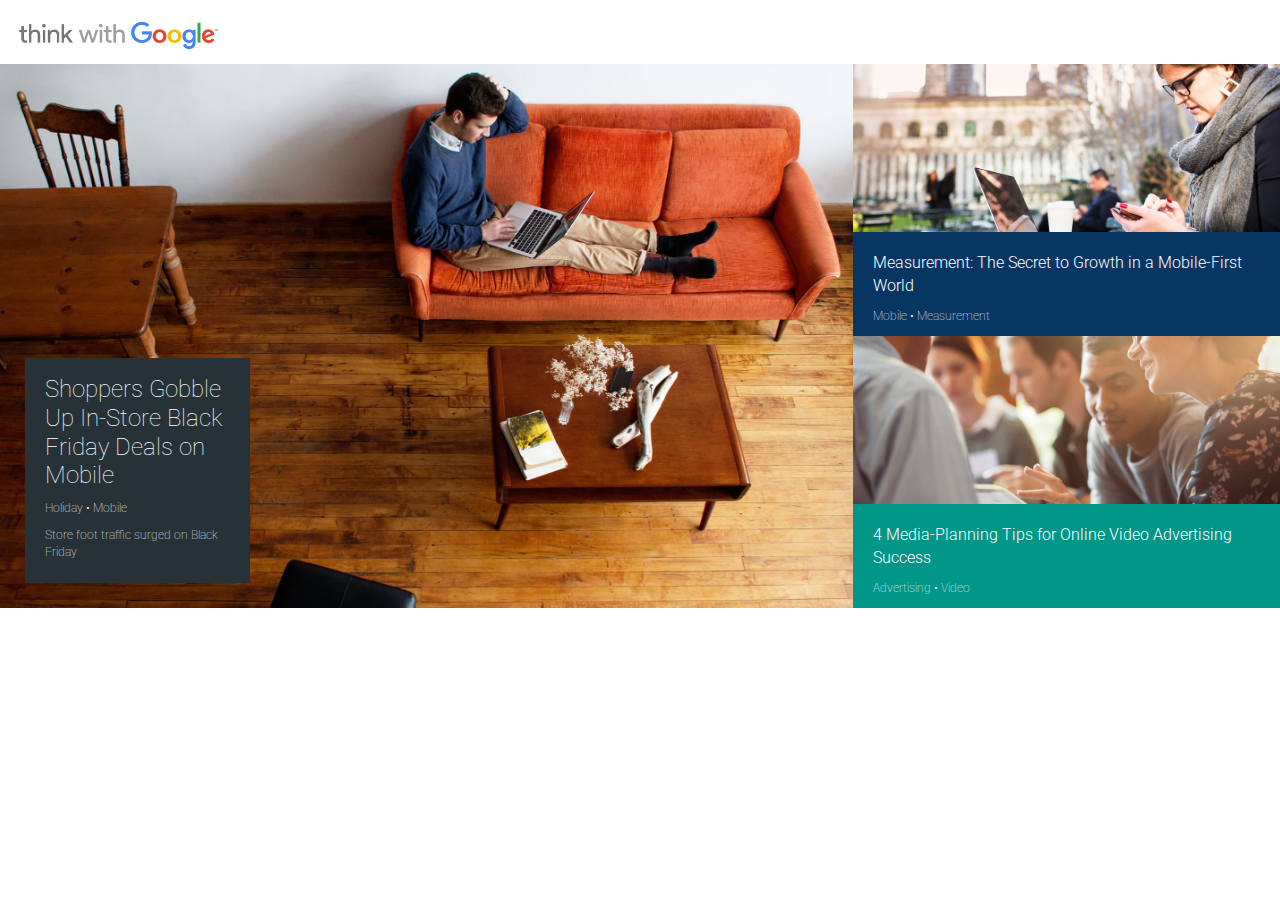
<file: index.html>
<!DOCTYPE html>
<html>
  <head>
    <link rel="stylesheet" href="css/bootstrap.css" type="text/css">
    <link rel="stylesheet" href="css/styles.css" type="text/css">
    <link href="https://fonts.googleapis.com/css?family=Roboto:100,300,400" rel="stylesheet">
    <meta name="viewport" content="width=device-width" charset="utf-8">
    <title></title>
  </head>
  <body>
    <nav class="navbar navbar-default">
      <div class="container-fluid">
         <div class="navbar-header">
          <button type="button" class= "navbar-toggle" data-toggle="collapse" data-target=".navbar-collapse">
          <span class="icon-bar"></span>
          <span class="icon-bar"></span>
          <span class="icon-bar"></span>
          </button>
          <a class="navbar-brand" href="#">
            <img id="navLogo" alt="logo" src="img/logo2.png">
          </a>
        </div>
      </div>
    </nav>
    <div class="container-fluid">
      <div class="row mainRow">
        <div class="leftCol col-sm-12 col-md-8 col-xs-12">
          <img src="img/blackfriday.jpg" alt="Black Friday Image"/>
            <div class="positionBox">
              <div class="positionTextBox">
                <p class="mainText">Shoppers Gobble Up In-Store Black Friday Deals on Mobile</p>
                <p class="bottomText">Holiday • Mobile</p>
                <p class="bottomText">Store foot traffic surged on Black Friday</p>
              </div>
            </div>
          </div>
        <div class="rightCol col-xs-12 col-sm-12 col-md-4">
          <div class="top col-sm-6 col-md-12 col-xs-12">
            <div class="topTop col-xs-3 col-sm-12 col-md-12">
              <img src="img/mobilefirst.jpg" alt="" />
            </div>
            <div class="topBottom col-xs-9 col-sm-12 col-md-12">
              <div class="boxText">
                <p class="topText">Measurement: The Secret to Growth in a Mobile-First World</p>
                <p class="bottomText">Mobile • Measurement</p>
              </div>
            </div>
          </div>
          <div class="bottom col-xs-12 col-sm-6 col-md-12">
            <div class="bottomTop col-sm-12 col-md-12 col-xs-3">
              <img src="img/mediaplanning.jpg" alt="" />
            </div>
            <div class="bottomBottom col-xs-9 col-sm-12 col-md-12">
              <div class="boxText">
                <p class="topText">4 Media-Planning Tips for Online Video Advertising Success</p>
                <p class="bottomText">Advertising • Video</p>
              </div>
            </div>
          </div>
        </div><!--end right column-->
      </div><!--end main row-->
    </div><!--end container-->
  </body>
</html>
</file>
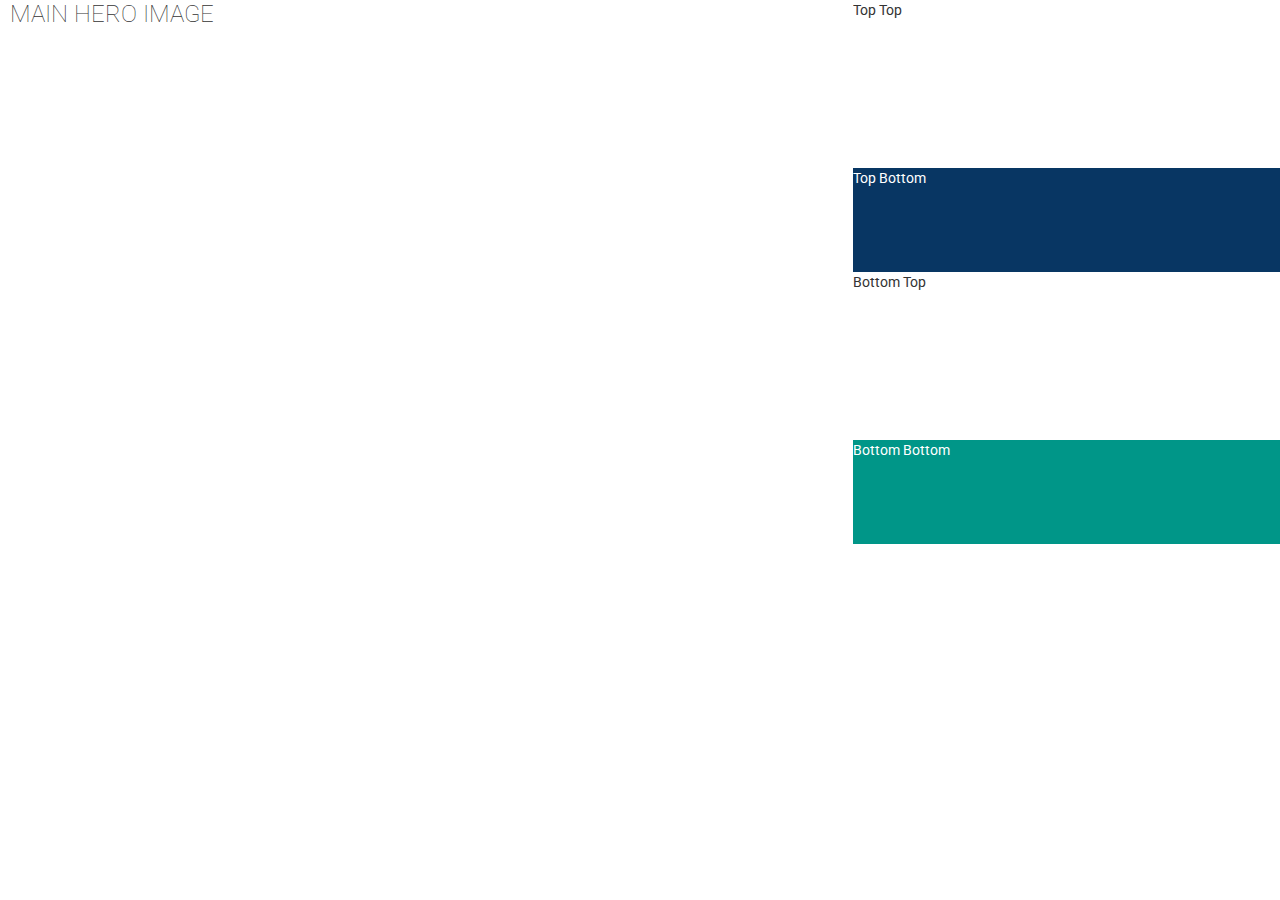
<file: wireframe.html>
<html>
  <head>
    <link rel="stylesheet" href="css/bootstrap.css" type="text/css">
    <link rel="stylesheet" href="css/styles.css" type="text/css">
    <link href="https://fonts.googleapis.com/css?family=Roboto:100,300,400" rel="stylesheet">
    <meta name="viewport" content="width=device-width" charset="utf-8">
    <title></title>
  </head>
  <body>

    <div class="container-fluid">

      <div class="row mainRow">
        <div class="leftCol col-xs-12 col-sm-12 col-md-8">
          <p class="mainText">MAIN HERO IMAGE</p>
        </div>
        <div class="clearfix visible-xs-block"></div>
        <div class="rightCol col-xs-12 col-sm-12 col-md-4">
          <div class="top col-xs-12 col-sm-6 col-md-12">
            <div class="topTop col-xs-4 col-sm-12 col-md-12">Top Top</div>
            <div class="topBottom col-xs-8 col-sm-12 col-md-12">Top Bottom</div>
          </div>
          <div class="bottom col-xs-12 col-sm-6 col-md-12">
            <div class="bottomTop col-xs-4 col-sm-12 col-md-12">Bottom Top</div>
            <div class="bottomBottom col-xs-8 col-sm-12 col-md-12">Bottom Bottom</div>
          </div>
        </div>
      </div>

    </div><!--end container-->
  </body>
</html>
</file>
<file: css/styles.css>
body {
  font-family: 'Roboto', sans-serif;
}

.container-fluid, .row, .leftCol, .rightCol, .top, .topTop, .bottom, .bottomTop, .bottomBottom, .topBottom {
  padding: 0;
  margin: 0;
}

/*<---Navbar-->*/
#navLogo {
  width: 200px;
  margin-left: 15px;
  padding-top: 10px;
}
.navbar-header {
  height: 64px !important;
  padding-top: 10px;
  padding-left: 18px;
}

.navbar-brand {
  width: 50%;
  padding: 0;
  height: 64px !important;
}


.navbar {
  background-color: white;
  border-radius: 0;
  border: none;
  height: 64px !important;
  margin: 0;
}

.navbar-toggle {
  border: none;
  margin-right: 30px;
}

li {
  list-style: none;
}

#searchIcon {
  margin-top: 1.3em;
  margin-left: 6.5em;
  width: 4%;
}

/*<--Main Block-->*/

.mainRow {
  max-height: 544px !important;
}

.leftCol {
  height: 100%;
  position: relative;
  overflow: hidden;
}

.leftCol img {
  height: 544px;
  width: 100%;
}

.row img {
 object-fit: cover;
 overflow: hidden;
}

.rightCol {
  height: 100%;
  overflow: hidden;
}

.rightCol img {
  height: 100%;
  width: 100%;
}

.positionBox {
  background-color: #263238;
  position: absolute;
  left: 25px;
  bottom: 25px;
  height: 225px;
  width: 225px;
  color: white;
  padding: 17px 10px;

}

.top, .bottom {
  height: 272px;
  overflow: hidden;
}

.bottomTop, .topTop {
  padding: 0;
  height: 168px;
  overflow: hidden;
}

.topBottom {
  background-color: #083663;
  color: white;
  height: 104px;
}



.bottomBottom {
  background-color: #009688;
  color: white;
  height: 104px;
}


.mainText {
  font-size: 18pt;
  font-weight: 100;
  margin-left: 10px;
  line-height: 1.2;
  margin-bottom: 10px;
}

.boxText {
  padding: 15px 10px;
}

.topText {
  font-size: 12pt;
  margin-top: 5px;
  margin-left: 10px;
  font-weight: 300;
}

.bottomText {
  font-size: 9pt;
  margin-left: 10px;
  margin-top: 10px;
  margin-bottom: 5px;
  font-weight: 100;
}

img {
  -moz-transition: all 0.3s;
  -webkit-transition: all 0.3s;
  transition: all 0.3s;
}

img:hover {
  -moz-transform: scale(1.1);
  -webkit-transform: scale(1.1);
  transform: scale(1.1);
}

/*<--Media Queries-->*/

@media screen and (max-width: 767px) {

  .leftCol {
    height: 341px;
  }

  .leftCol img {
    height: 100%;
    width: 100%;
  }

  .leftCol p:last-of-type {
    display: none;
  }

  .rightCol {
    height: 192px;
  }

  .rightCol img {
    height: 60%;
  }

  .top, .bottom {
    height: 96px;
  }

  .positionBox {
    background-color: #263238;
    position: absolute;
    left: 25px;
    bottom: 25px;
    height: 30%;
    width: 90% !important;
    height: 20vh;
    color: white;
    padding: 10px 15px;
  }

  .xsMainText {
    font-weight: 100;
    margin: 10px;
    line-height: 1.2;
    font-size: 16pt;
  }

  .xsTopText {
    margin-top: 0;
    font-size: 12pt;
    margin-left: 10px;
    font-weight: 300;
  }

  .xsBoxTop {
    background-color: #083663;
    color: white;
    margin: 0;
    padding: 0;
    height: 50% !important;
  }

  .xsBoxBottom {
    background-color: #009688;
    color: white;
    margin: 0;
    padding: 0;
    height: 50% !important;
    overflow: hidden;
  }
}

@media screen and (max-width: 991px) {

  .leftCol {
    height: 412px;
  }
}
</file>
